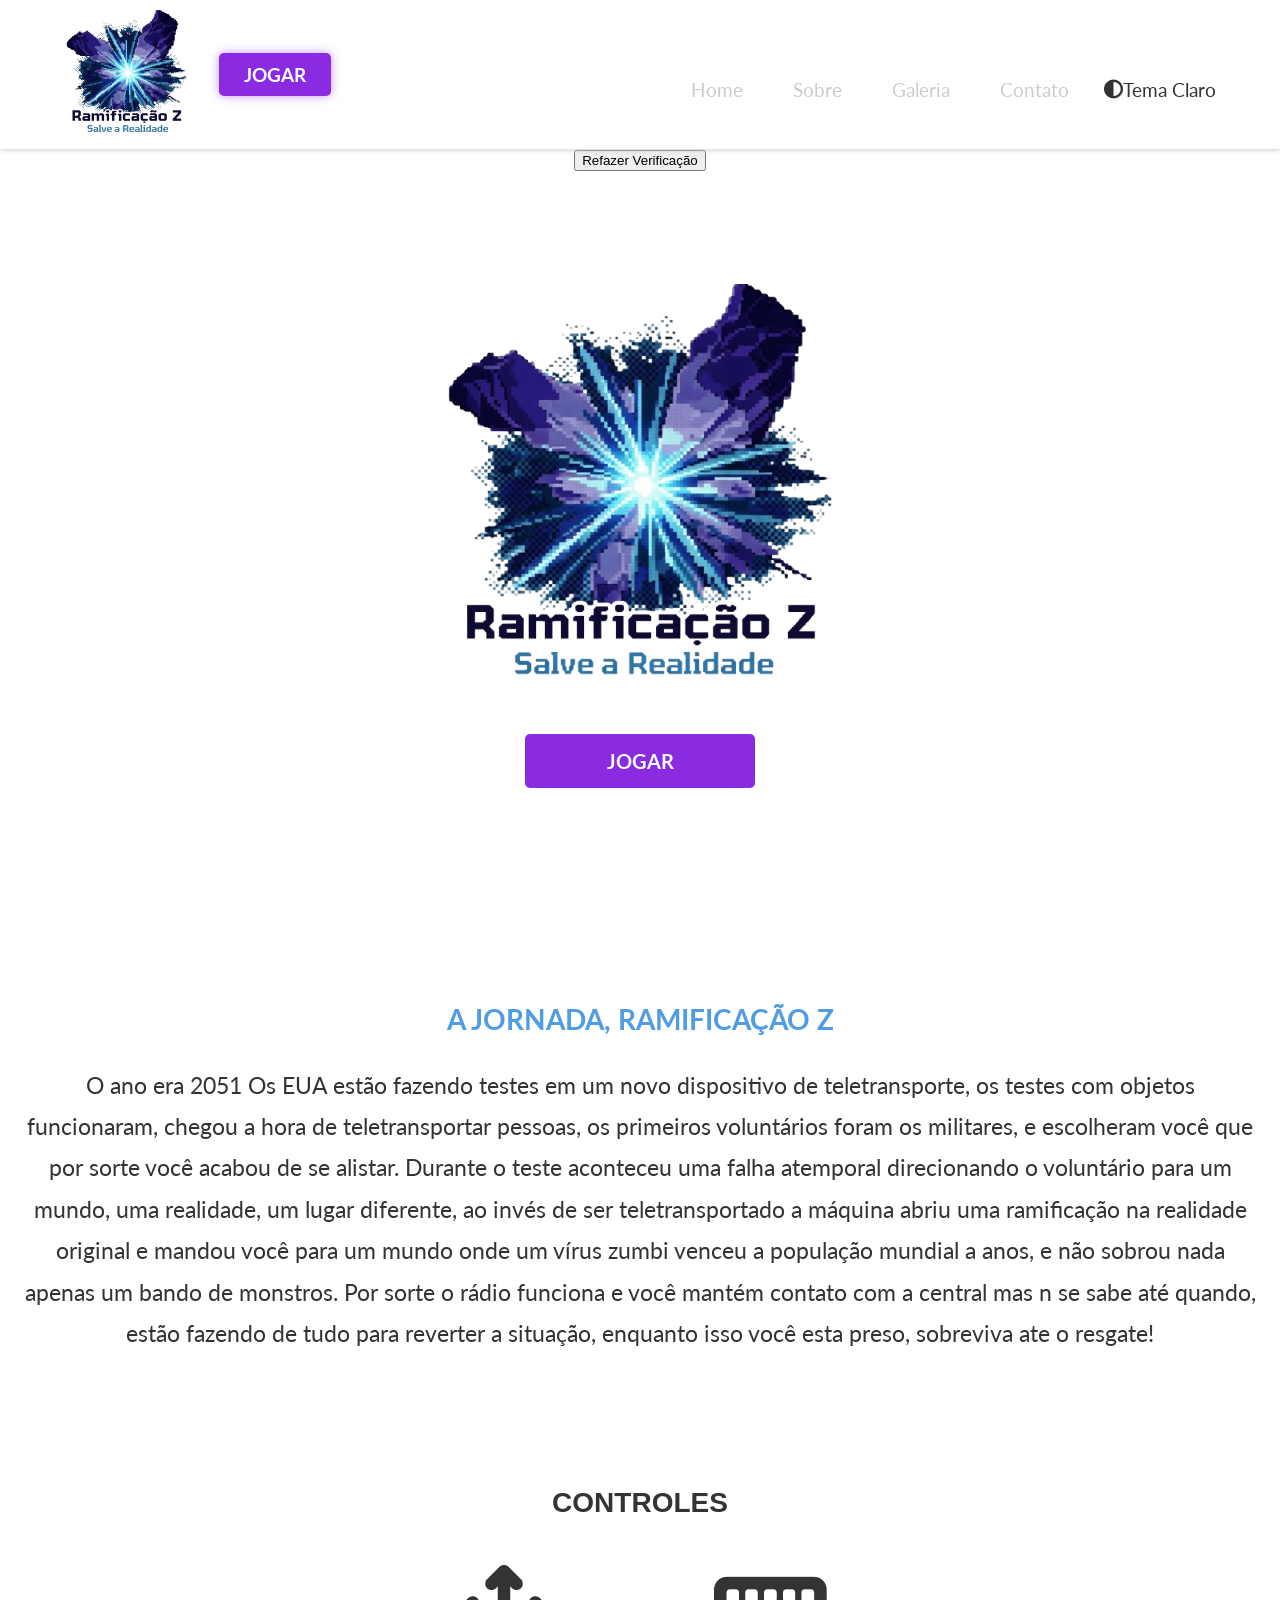
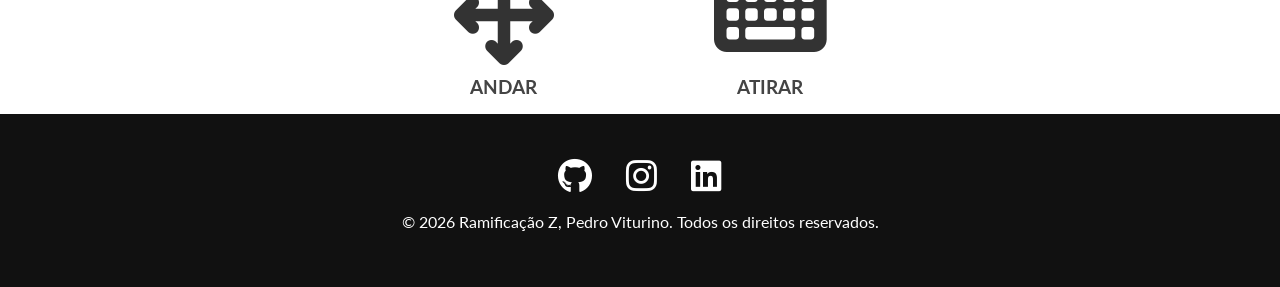
<file: index.html>
<!DOCTYPE html> 
<html lang="pt br">
<head>
    <meta charset="UTF-8"> 
    <meta name="viewport" content="width=device-width, initial-scale=1.0">
    <link rel="stylesheet" href="https://cdnjs.cloudflare.com/ajax/libs/font-awesome/6.5.1/css/all.min.css">
    <link rel="preconnect" href="https://fonts.googleapis.com">
<link rel="preconnect" href="https://fonts.gstatic.com" crossorigin>
<link href="https://fonts.googleapis.com/css2?family=Inter:ital,opsz,wght@0,14..32,100..900;1,14..32,100..900&family=Lato:ital,wght@0,100;0,300;0,400;0,700;0,900;1,100;1,300;1,400;1,700;1,900&family=Roboto:ital,wght@0,100..900;1,100..900&display=swap" rel="stylesheet">
    <link rel="stylesheet" href="style.css">
</head>
<body id="topo">
        <header>
            <a href="#topo" title="Home" class="logo-link">
                <img src="img/iconeGame.png" alt="Ramificação Z" title="Ramificação">
            </a>
            <a href="https://teal-peony-08cce1.netlify.app" class="btn-jogar-topo">jogar</a>

            <nav>
                <a href="#topo" title="Home">Home</a>
                <a href="sobre.html" title="Sobre">Sobre</a>
                <a href="galeria.html" title="Galeria">Galeria</a>
                <a href="contato.html" title="Contato">Contato</a>
                

                <div class="tema-container">
                <i class="fa-solid fa-circle-half-stroke"></i>
                <span id="tema-rotulo">Tema Claro</span> </div>
            </nav>
        
        </header>

       <main class="principal">
        <div style="text-align: center; margin-bottom: 10px;">
            <button id="redefinir">Refazer Verificação</button>
        </div>
        <h2 id="mensagem-saudacao" style="text-align: center; margin-top: 20px;"></h2>
        <section class="destaque-central">
            
            <img src="img/iconeGame.png" alt="Ramificação Z" class="logo-grande">
            <a href="https://teal-peony-08cce1.netlify.app" class="btn-jogar">JOGAR</a>
            
        </section>
       </main>

       <section class="historia-jogo">
        <h2>A jornada, Ramificação Z</h2>
        <div class="historia-container"
        <p>
            O ano era 2051
Os EUA estão fazendo testes em um novo dispositivo de teletransporte, os testes com objetos funcionaram, chegou a hora de teletransportar pessoas, os primeiros voluntários foram os militares, e escolheram você que por sorte você acabou de se alistar.
Durante o teste aconteceu uma falha atemporal direcionando o voluntário para um mundo, uma realidade, um lugar diferente, ao invés de ser teletransportado a máquina abriu uma ramificação na realidade original e mandou você para um mundo onde um vírus zumbi venceu a população mundial a anos, e não sobrou nada apenas um bando de monstros.
Por sorte o rádio funciona e você mantém contato com a central mas n se sabe até quando, estão fazendo de tudo para reverter a situação, enquanto isso você esta preso, sobreviva ate o resgate!
        </p>
       </section>
       

       <section class="como-jogar">
        <h2>Controles</h2>
        <div class="controles-container">

        <figure class="controle-bloco">
            <i class="fa-solid fa-arrows-up-down-left-right"></i>
            <figcaption>Andar</figcaption>
        </figure>
        <figure class="controle-bloco">
            <i class="fa-solid fa-keyboard"></i>
            <figcaption>Atirar</figcaption>
        </figure>

</div>
       </section>
       <footer class="rodape">
        <div class="sociais" id="redes-sociais">
            <a href="https://github.com/phviturino" target="_blank">
                <i class="fa-brands fa-github"></i>
            </a>
            <a href="https://www.instagram.com/ph.viturino/" target="_blank">
                <i class="fa-brands fa-instagram"></i>
            </a>
            <a href="https://www.linkedin.com/in/pedro-henrique-felippe-viturino-706115312/" target="_blank">
                <i class="fa-brands fa-linkedin"></i>
            </a>
           </div> 
           <p>&copy; 2026 Ramificação Z, Pedro Viturino. Todos os direitos reservados.</p>
       </footer>

       <script src="js/script.js"></script>
</body>
</html>
</file>
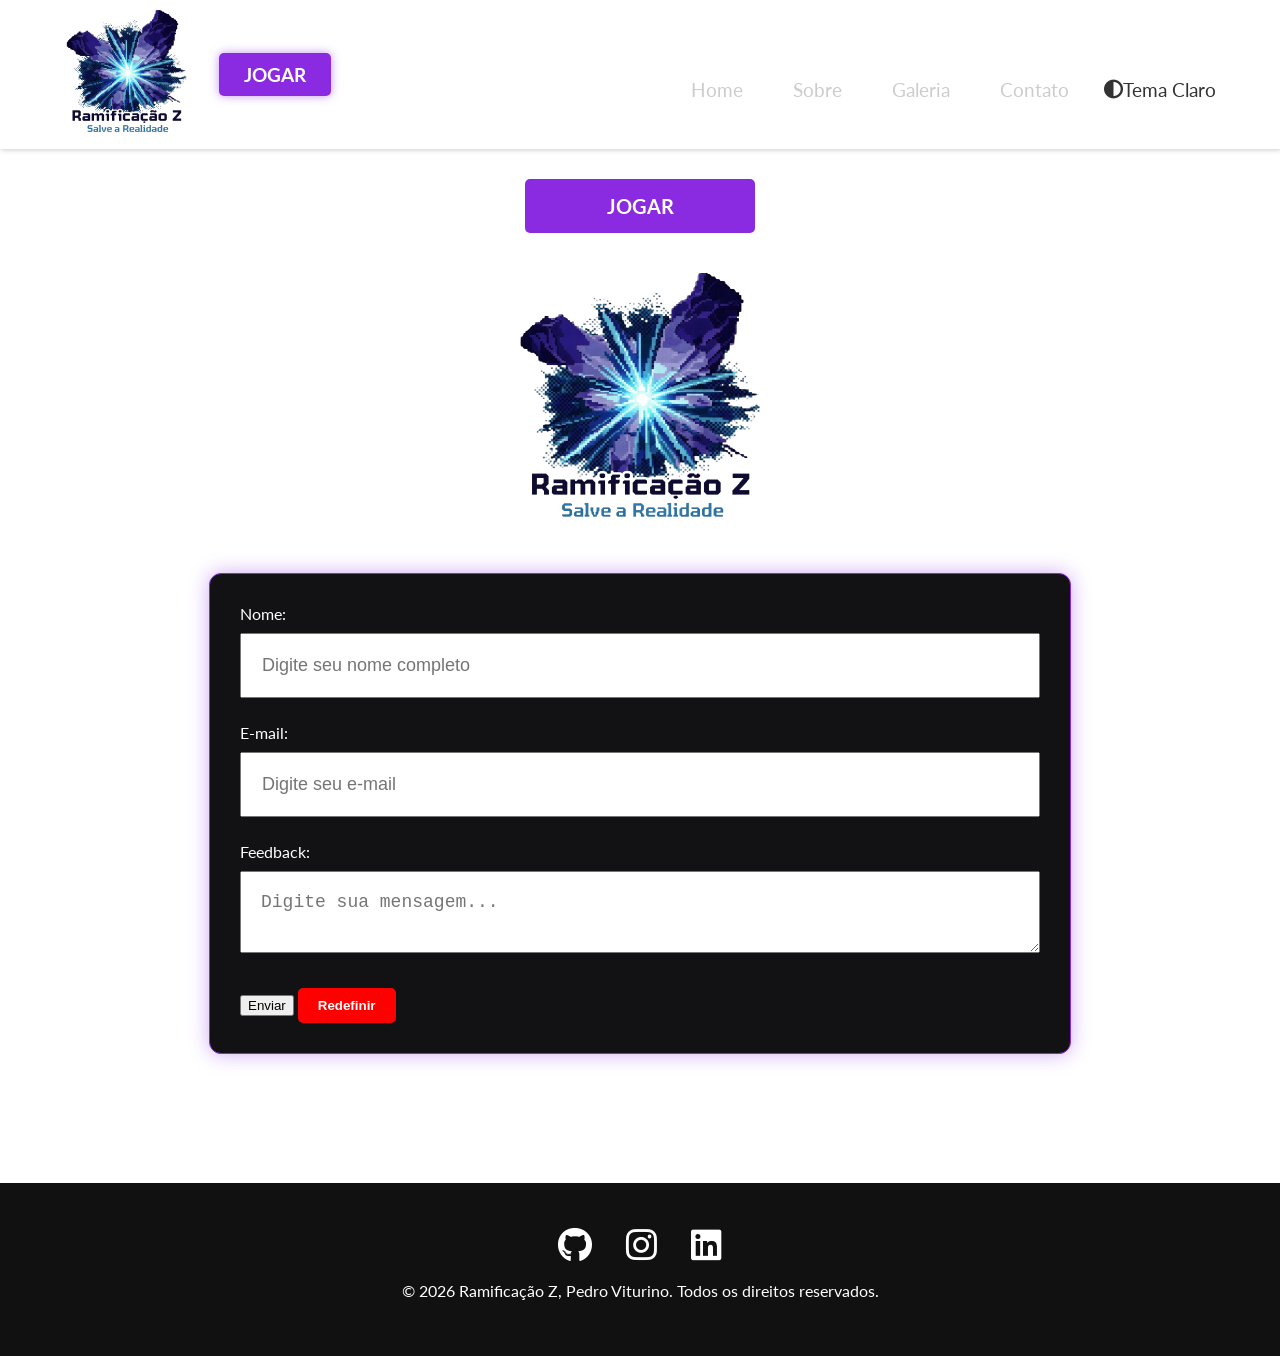
<file: contato.html>
<!DOCTYPE html> 
<html lang="pt br">
<head>
    <meta charset="UTF-8"> 
    <meta name="viewport" content="width=device-width, initial-scale=1.0">
    <link rel="stylesheet" href="https://cdnjs.cloudflare.com/ajax/libs/font-awesome/6.5.1/css/all.min.css">
    <link rel="preconnect" href="https://fonts.googleapis.com">
<link rel="preconnect" href="https://fonts.gstatic.com" crossorigin>
<link href="https://fonts.googleapis.com/css2?family=Inter:ital,opsz,wght@0,14..32,100..900;1,14..32,100..900&family=Lato:ital,wght@0,100;0,300;0,400;0,700;0,900;1,100;1,300;1,400;1,700;1,900&family=Roboto:ital,wght@0,100..900;1,100..900&display=swap" rel="stylesheet">
    <link rel="stylesheet" href="style.css">
</head>
<body id="topo">
        <header>
            <a href="#topo" title="Home" class="logo-link">
                <img src="img/iconeGame.png" alt="Ramificação Z" title="Ramificação">
            </a>

            <a href="https://teal-peony-08cce1.netlify.app" class="btn-jogar-topo">jogar</a>

            <nav>
                <a href="index.html" title="Home">Home</a>
                <a href="sobre.html" title="Sobre">Sobre</a>
                <a href="galeria.html" title="Galeria">Galeria</a>
                <a href="contato.html" title="Contato">Contato</a>
                

                <div class="tema-container">
                <i class="fa-solid fa-circle-half-stroke"></i>
                <span id="tema-rotulo">Tema Claro</span> 
            </div>
            </nav>
        
        </header>
        <a href="https://teal-peony-08cce1.netlify.app" class="btn-jogar">JOGAR</a>
        <main class="corpo-contato">
    <div class="logo-contato">
        <img src="img/iconeGame.png" alt="Logo">
    </div>

    <section class="card-feedback">
        <form>
            <div class="input-grupo">
                <label>Nome:</label>
                <input type="text" placeholder="Digite seu nome completo">
            </div>

            <div class="input-grupo">
                <label>E-mail:</label>
                <input type="email" placeholder="Digite seu e-mail">
            </div>

            <div class="input-grupo">
                <label>Feedback:</label>
                <textarea placeholder="Digite sua mensagem..."></textarea>
            </div>

            <div class="botoes-contato">
                <button type="submit" class="btn-enviar-roxo">Enviar</button>
                <button type="reset" class="btn-redefinir-escuro" onclick="limparMemoria()">Redefinir</button>
            </div>
        </form>
    </section>
</main>
</div>
       </section>
       <footer class="rodape">
        <div class="sociais">
            <a href="https://github.com/phviturino" target="_blank">
                <i class="fa-brands fa-github"></i>
            </a>
            <a href=https://www.instagram.com/ph.viturino/" target="_blank">
                <i class="fa-brands fa-instagram"></i>
            </a>
            <a href="https://www.linkedin.com/in/pedro-henrique-felippe-viturino-706115312/" target="_blank">
                <i class="fa-brands fa-linkedin"></i>
            </a>

           </div> 
           <p>&copy; 2026 Ramificação Z, Pedro Viturino. Todos os direitos reservados.</p>
       </footer>

       <script src="js/script.js"></script>
</body>
</html>
</file>
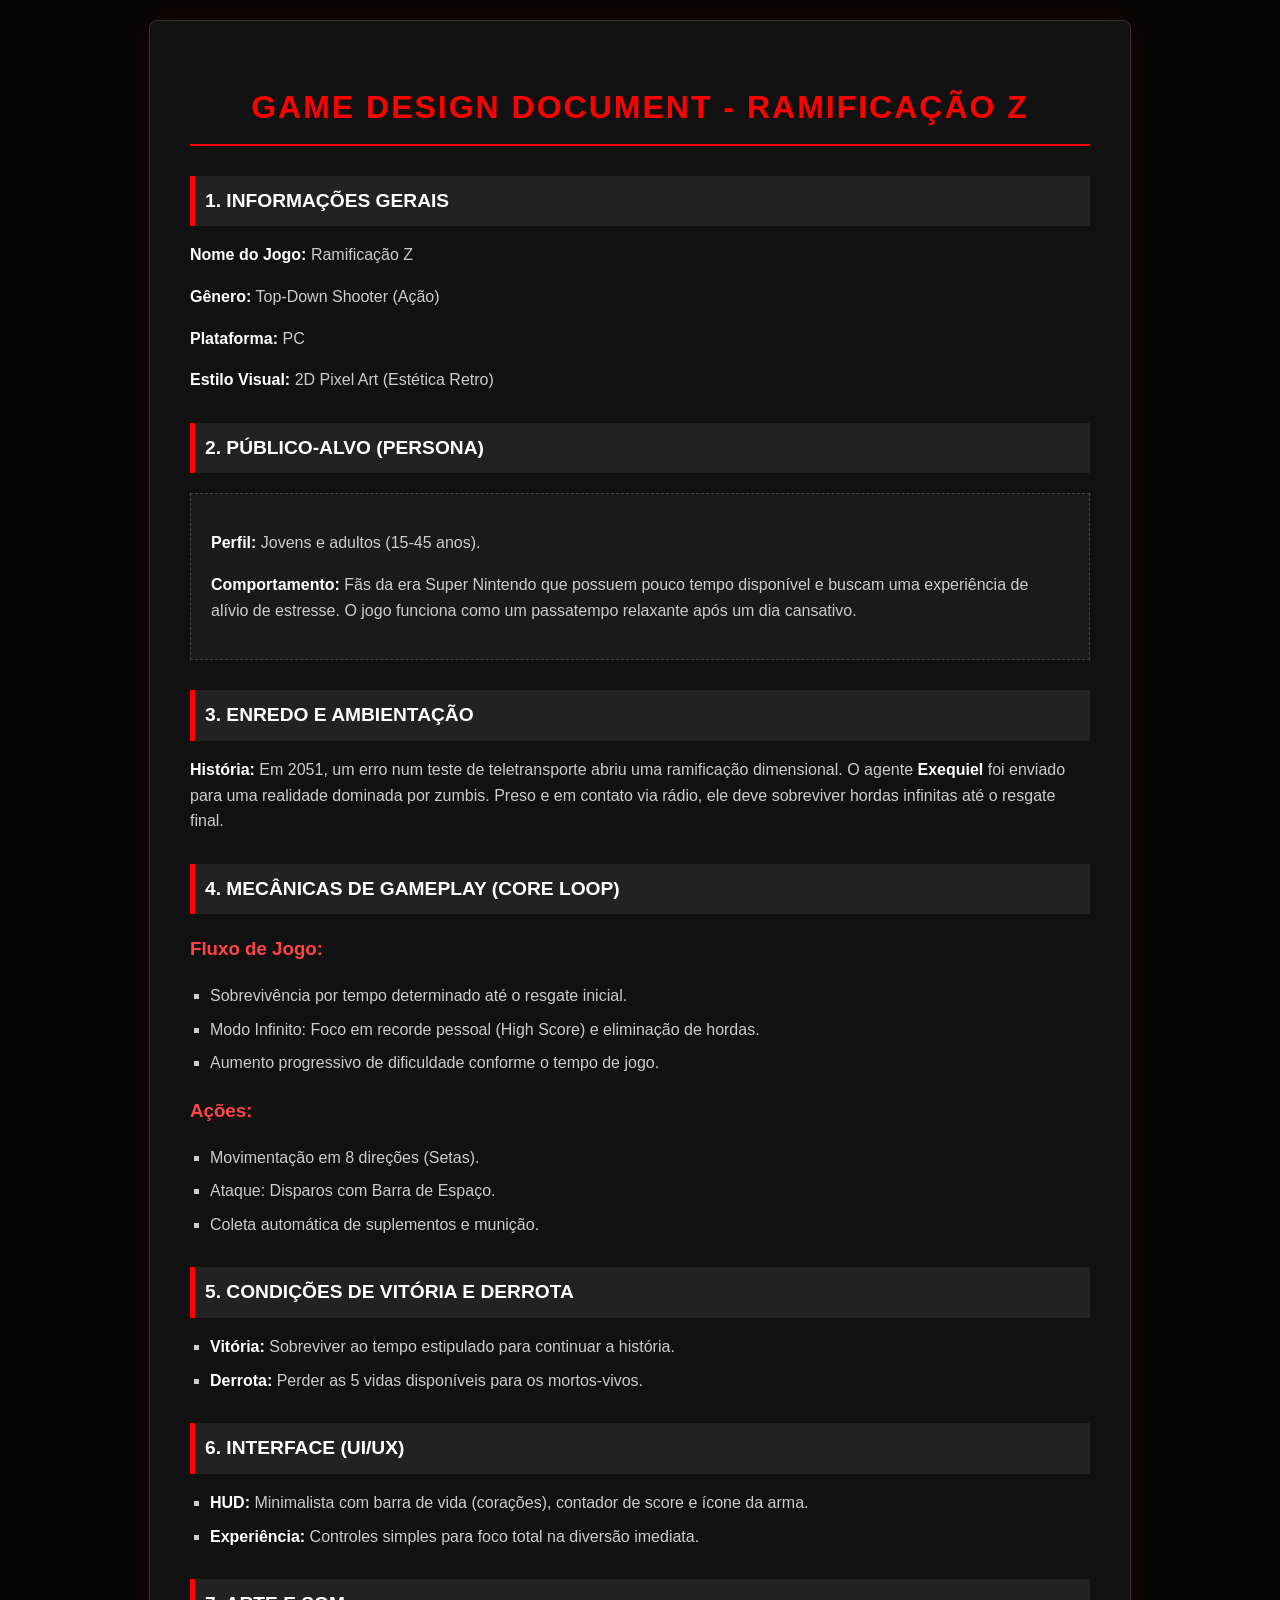
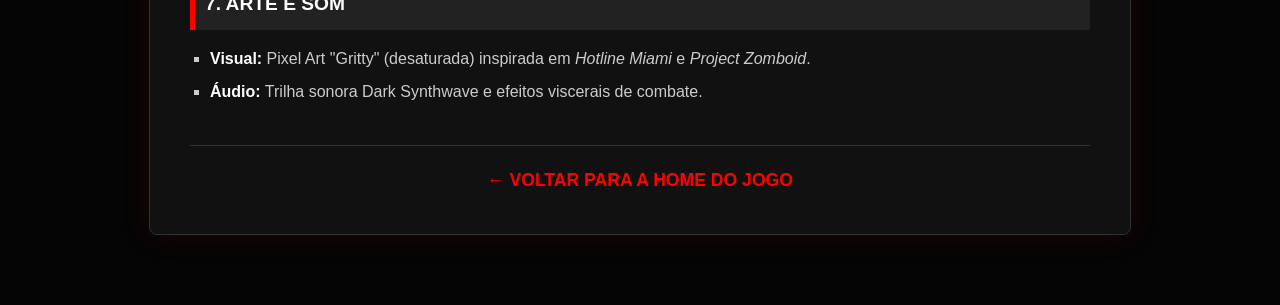
<file: gdd.html>
<!DOCTYPE html>
<html lang="pt-br">
<head>
    <meta charset="UTF-8">
    <meta name="viewport" content="width=device-width, initial-scale=1.0">
    <title>GDD | Ramificação Z</title>
    <style>
        body { background: #050505; color: #ccc; font-family: 'Segoe UI', Tahoma, Geneva, Verdana, sans-serif; line-height: 1.6; margin: 0; padding: 20px; }
        .gdd-container { max-width: 900px; margin: auto; background: #111; border: 1px solid #333; padding: 40px; border-radius: 8px; box-shadow: 0 0 30px rgba(255,0,0,0.1); margin-bottom: 50px; }
        h1 { color: #ff0000; text-transform: uppercase; letter-spacing: 2px; border-bottom: 2px solid #ff0000; padding-bottom: 10px; text-align: center; }
        h2 { color: #fff; background: #222; padding: 10px; border-left: 5px solid #ff0000; margin-top: 30px; text-transform: uppercase; font-size: 1.2em; }
        h3 { color: #ff4444; margin-top: 20px; }
        strong { color: #fff; }
        .persona-box { background: #1a1a1a; border: 1px dashed #444; padding: 20px; margin: 20px 0; }
        ul { list-style: square; padding-left: 20px; }
        li { margin-bottom: 8px; }
        .footer-nav { text-align: center; margin-top: 40px; border-top: 1px solid #333; padding-top: 20px; }
        .btn-back { color: #ff0000; text-decoration: none; font-weight: bold; font-size: 1.1em; }
    </style>
</head>
<body>

<div class="gdd-container">
    <h1>Game Design Document - Ramificação Z</h1>

    <h2>1. Informações Gerais</h2>
    <p><strong>Nome do Jogo:</strong> Ramificação Z</p>
    <p><strong>Gênero:</strong> Top-Down Shooter (Ação)</p>
    <p><strong>Plataforma:</strong> PC</p>
    <p><strong>Estilo Visual:</strong> 2D Pixel Art (Estética Retro)</p>

    <h2>2. Público-Alvo (Persona)</h2>
    <div class="persona-box">
        <p><strong>Perfil:</strong> Jovens e adultos (15-45 anos).</p>
        <p><strong>Comportamento:</strong> Fãs da era Super Nintendo que possuem pouco tempo disponível e buscam uma experiência de alívio de estresse. O jogo funciona como um passatempo relaxante após um dia cansativo.</p>
    </div>

    <h2>3. Enredo e Ambientação</h2>
    <p><strong>História:</strong> Em 2051, um erro num teste de teletransporte abriu uma ramificação dimensional. O agente <strong>Exequiel</strong> foi enviado para uma realidade dominada por zumbis. Preso e em contato via rádio, ele deve sobreviver hordas infinitas até o resgate final.</p>

    <h2>4. Mecânicas de Gameplay (Core Loop)</h2>
    <h3>Fluxo de Jogo:</h3>
    <ul>
        <li>Sobrevivência por tempo determinado até o resgate inicial.</li>
        <li>Modo Infinito: Foco em recorde pessoal (High Score) e eliminação de hordas.</li>
        <li>Aumento progressivo de dificuldade conforme o tempo de jogo.</li>
    </ul>
    <h3>Ações:</h3>
    <ul>
        <li>Movimentação em 8 direções (Setas).</li>
        <li>Ataque: Disparos com Barra de Espaço.</li>
        <li>Coleta automática de suplementos e munição.</li>
    </ul>

    <h2>5. Condições de Vitória e Derrota</h2>
    <ul>
        <li><strong>Vitória:</strong> Sobreviver ao tempo estipulado para continuar a história.</li>
        <li><strong>Derrota:</strong> Perder as 5 vidas disponíveis para os mortos-vivos.</li>
    </ul>

    <h2>6. Interface (UI/UX)</h2>
    <ul>
        <li><strong>HUD:</strong> Minimalista com barra de vida (corações), contador de score e ícone da arma.</li>
        <li><strong>Experiência:</strong> Controles simples para foco total na diversão imediata.</li>
    </ul>

    <h2>7. Arte e Som</h2>
    <ul>
        <li><strong>Visual:</strong> Pixel Art "Gritty" (desaturada) inspirada em <em>Hotline Miami</em> e <em>Project Zomboid</em>.</li>
        <li><strong>Áudio:</strong> Trilha sonora Dark Synthwave e efeitos viscerais de combate.</li>
    </ul>

    <div class="footer-nav">
        <a href="index.html" class="btn-back">← VOLTAR PARA A HOME DO JOGO</a>
    </div>
</div>

</body>
</html>
</file>
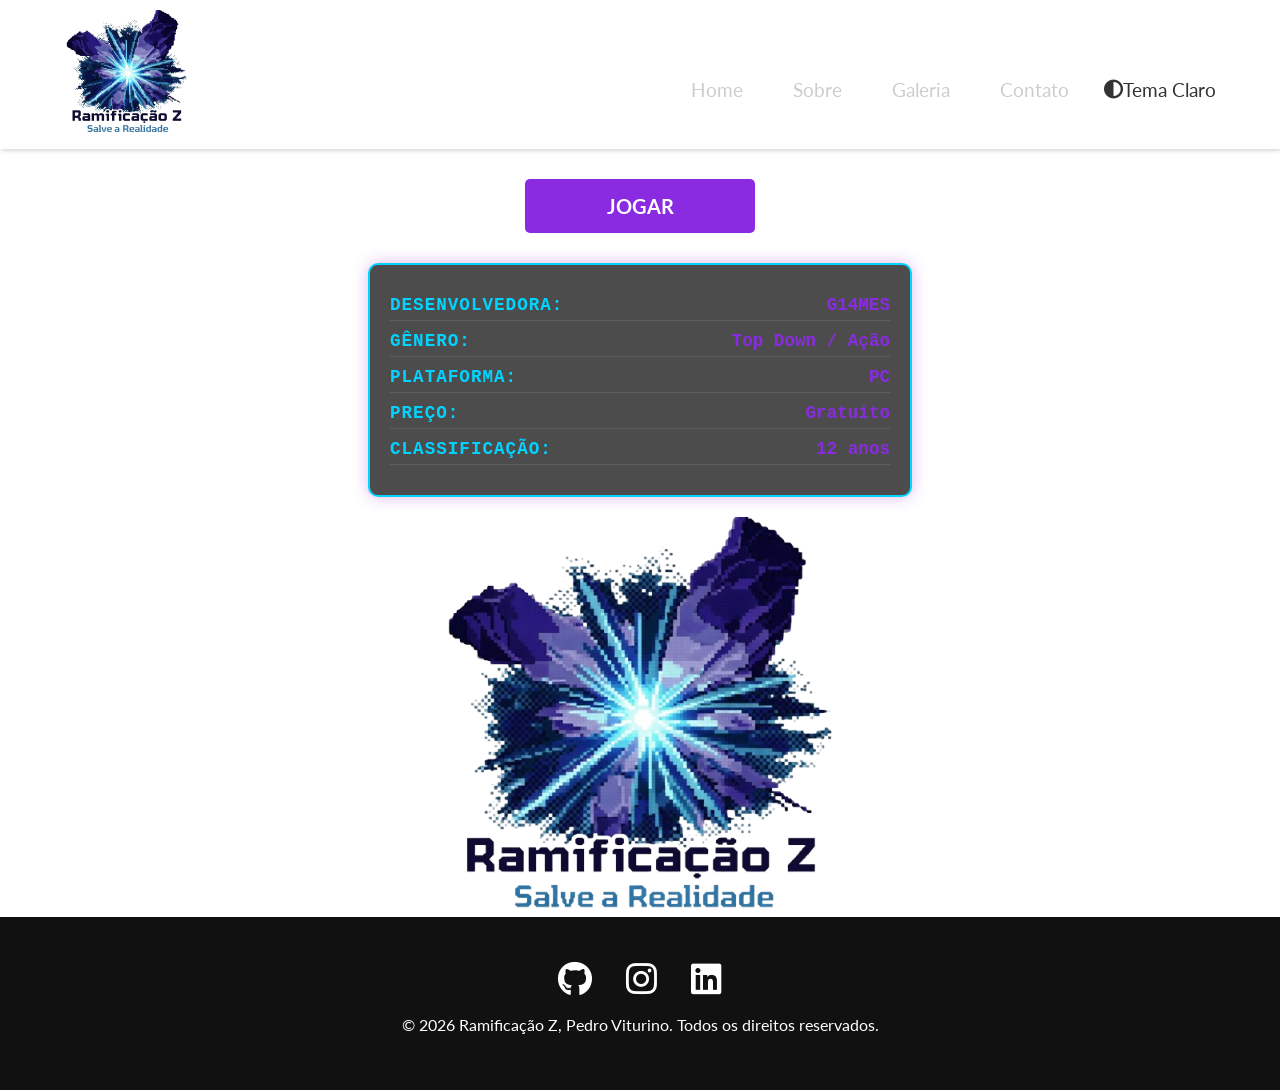
<file: sobre.html>
<!DOCTYPE html> 
<html lang="pt br">
<head>
    <meta charset="UTF-8"> 
    <meta name="viewport" content="width=device-width, initial-scale=1.0">
    <link rel="stylesheet" href="https://cdnjs.cloudflare.com/ajax/libs/font-awesome/6.5.1/css/all.min.css">
    <link rel="preconnect" href="https://fonts.googleapis.com">
<link rel="preconnect" href="https://fonts.gstatic.com" crossorigin>
<link href="https://fonts.googleapis.com/css2?family=Inter:ital,opsz,wght@0,14..32,100..900;1,14..32,100..900&family=Lato:ital,wght@0,100;0,300;0,400;0,700;0,900;1,100;1,300;1,400;1,700;1,900&family=Roboto:ital,wght@0,100..900;1,100..900&display=swap" rel="stylesheet">
    <link rel="stylesheet" href="style.css">
</head>
<body id="topo">
        <header>
            <a href="#topo" title="Home" class="logo-link">
                <img src="img/iconeGame.png" alt="Ramificação Z" title="Ramificação">
            </a>

            <nav>
                <a href="index.html" title="Home">Home</a>
                <a href="sobre.html" title="Sobre">Sobre</a>
                <a href="galeria.html" title="Galeria">Galeria</a>
                <a href="contato.html" title="Contato">Contato</a>
                

                <div class="tema-container">
                <i class="fa-solid fa-circle-half-stroke"></i>
                <span id="tema-rotulo">Tema Claro</span> </div>
            </nav>
        
        </header>

<a href="https://teal-peony-08cce1.netlify.app" class="btn-jogar">JOGAR</a>
            
     
    <div class="info-jogo">
    <p><strong>Desenvolvedora:</strong> <span id="dev"></span></p>
    <p><strong>Gênero:</strong> <span id="genero"></span></p>
    <p><strong>Plataforma:</strong> <span id="plataforma"></span></p>
    <p><strong>Preço:</strong> <span id="preco"></span></p>
    <p><strong>Classificação:</strong> <span id="classificacao"></span></p>
    </div>

    <img src="img/iconeGame.png" alt="Ramificação Z" class="logo-grande">
       </section>
       <footer class="rodape">
        <div class="sociais">
            <a href="https://github.com/phviturino" target="_blank">
                <i class="fa-brands fa-github"></i>
            </a>
            <a href=https://www.instagram.com/ph.viturino/" target="_blank">
                <i class="fa-brands fa-instagram"></i>
            </a>
            <a href="https://www.linkedin.com/in/pedro-henrique-felippe-viturino-706115312/" target="_blank">
                <i class="fa-brands fa-linkedin"></i>
            </a>
           </div> 
           <p>&copy; 2026 Ramificação Z, Pedro Viturino. Todos os direitos reservados.</p>
       </footer>

       <script src="js/script.js"></script>
</body>
</html>
</file>
<file: style.css>
html {
    scroll-behavior: smooth;
}
body {
    font-family: 'lato', sans-serif;
    margin: 0;
    background-color: #ffffff;
    color:#333333;
    transition: 0.3s;   
}
body.escuro {
    background-color: #0b0e14;
    color: #ffffff;
}
header {
    font-size: 19px;
    display: flex; 
    justify-content: flex-start; 
    align-items: center;
    min-height: 80px;
    background-color: #fff;
    box-shadow: 1px 1px 5px #ccc;
    padding: 0 30px;
    box-sizing: border-box;
    position: sticky; /* deixa o cabeçario fixo*/
    top: 0;
    z-index: 1000;
}
nav{
    margin-left: auto;
}
header img {
    height: 125px;
    width: auto;
}
header nav {
    float: right;
    margin-top: 30px;
}
header nav a {
    text-decoration: none;
    color: #ccc;
    margin: 15px;
}
header nav a:hover {
    color: #6a49a8;
    transform: scale(1.3); /* aumenta o txt sem empurrar */
    transition: 0.3s;
    
}

/*imagem da logo grande*/
.destaque-central { 
    display: flex;/*ativar o alianhamento de txt flexivel*/
    justify-content: center; /*centraliza na horizontal*/
    align-items: center; /*centraliza na vertical*/
    min-height: 80vh; /*define a altura de seção*/
    flex-direction: column; /*faz obotão ficar embaixo da img*/
    gap: 20px; /*espaço entre a img e o botao*/
}
.logo-grande { /*largura da img*/
    width: 400px;
    height: auto; /*altura*/
    display: block; /*faz se comportar como um bloco*/
}
.btn-jogar {
    background-color: #6a49a8; /*cor do fundo*/
    color: white; /*cor da letra*/
    padding: 15px 40px; /*espaço interno*/
    border: none; /*remove a borda padrao do navegador*/
    border-radius: 8px; /*arredonda os cantos do botao*/
    font-size: 20px; /*aumenta o tamanho da letra*/
    cursor: pointer; /*muda o desenho do mause para a maozinha ao passar encima*/
    transition: 0.3s; /*transição*/
    margin-top: 10px; /*cria uma margem externa no topo*/
}
.historia-jogo {
    text-align: center;
    padding: 60px 20px;
    font-size: 23px;
    line-height: 1.8;
}

.historia-jogo h2 {
    font-weight: 700;
    font-size: 28px;
    text-align: center;
    margin-bottom: 20px;
    text-transform: uppercase;
    color: #519de5;
}

.btn-jogar:hover {
    background-color: #3a4685; /*cor de fundo*/
    transform: scale(1.1); /*efeito de zoom*/
    box-shadow: 0px 5px 15px rgba(0, 0, 0, 0.3); /*aumenta a sombra*/
}
.btn-jogar-topo {
    background-color: #007bff;
    color: white;
    padding: 10px 20px;
}
nav {
    display: flex;
    align-items: center;
    gap: 20px;
}
.material-symbols-outlined {
    cursor: pointer; /*maozinha*/
    font-size: 30px; /*tamanho do icone*/
    user-select: none; /*impede que use o txt*/
    transition: 0.3s; 
}
.como-jogar h2 {
    text-align: center;
    font-family: sans-serif;
    margin-top: 50px;
    font-size: 28px;
    text-transform: uppercase;
}
.controles-container {
    display: flex; /*modo flexivel*/
    justify-content: center; /*centraliza*/
    gap: 80px; /*espaço entre os blocos*/
    margin-top: 30px;
}
.como-jogar .controles-container i {
    font-size: 100px;
    color: #333;
    display: block;
    margin-bottom: 10px;
}
figcaption { /*legenda de img / icones*/
    font-weight: bold;
    font-size: 1.2rem;
    text-transform: uppercase;
    color: #444;
}
.controle-bloco {
    display: flex;
    flex-direction: column;
    align-items: center;
}
.rodape {
    text-align: center;
    background-color: #111;
    color: white;
    padding: 40px 0;
    font-family: 'lato' sans-serif;
}
.sociais a {
    font-size: 35px;
    margin: 0 15px;
    transition: 0.3s;
    display: inline-block;
    color: #ffffff;
}
.sociais a:hover i {
    opacity: 0.7;
    transform: translateY(-3px);
}
.tema-container {
    cursor: pointer;
    display: flex;
    align-items: center;
}
body.modo-escuro {
    background-color: #1e1e1e;
    color: #e0e0e0;
}
body.modo-escuro nav a {
    color: white;
}
body.modo-escuro section {
    background-color: #1e1e1e;
    border: 1px solid #333;
}
body.modo-escuro header {
    background-color: #1e1e1e;
    border-bottom: 1px solid #333;
}
body.modo-escuro .controles-container i {
    color:#ffffff !important;
}
.modo-escuro figcaption {
    color: white;
}
body.modo-escuro .rodape {
    background-attachment: #000000;
    border-top: 1px solid #333;
}
/*galeria*/
.header {
    gap: 30px;
    display: flex;               /*organização linha */
    justify-content: flex-start;
    align-items: center;         /* Alinha todo na mesma altura */
    padding: 10px 5%;            
    width: 100%;
}
.secao-galeria {/*ajuste imagens galeria*/
    padding: 40px 20px;
    text-align: center;
}
/*organiza a grade */
.grade-galeria {
    display: flex;
    flex-wrap: wrap;
    justify-content: center;
    gap: 20px;
    padding: 20px;
    width: 100%; /* Garante que a grade use a tela toda */
}
.foto-item {
    width: 45%;     
    min-width: 300px;
    background-color: #000;
    border: 2px solid #fff;
    border-radius: 15px;
    padding: 10px;
    box-sizing: border-box; 
}

/* ajusta a imagem */
.foto-item img {
    width: 100% !important; 
    height: auto !important; 
    object-fit: contain;       
    border-radius: 10px;
    display: block;
}

/* Texto acima da foto */
.titulo-foto {
    color: white;
    font-weight: bold;
    margin-bottom: 10px;
    text-align: center;
}
.btn-jogar {
    display: block;
    margin: 30px auto;
    padding: 15px 40px;
}
body {
    overflow-x: hidden;
    width: 100%;
    margin: 0;
    padding: 0;
}

/* pagina de contato*/

.corpo-contato {
    display: flex;
    flex-direction: column;
    align-items: center;
    justify-content: flex-start;
    padding: 10px 20px;
    min-height: 100vh;
}
.logo-contato {
    display: flex;
    justify-content: center;
    margin-bottom: 30px; /*espaço margem e formulário*/
    width: 100%;
}
.logo-contato img {
    width: 250px;
    height: auto;
}
.card-feedback {
    background-color: #121214;
    color: #fff;
    border-radius: 12px;
    padding: 30px;
    display: flex;
    flex-direction: column; /*um em baixo do outro*/
    align-items: stretch; /*alinha o campo de preenchimento*/
    width: 100%;
    max-width: 800px;
    margin: 20px auto;
    border: 1px solid #8a2be2;
    box-shadow: 0 0 20px rgba(138, 43, 226, 0.4);
}
.input-grupo {
    width: 100%;
    margin-bottom: 25px;
    display: flex;
    flex-direction: column;
}
.input-grupo input,
.input-grupo textarea {
    width: 100%;
    padding: 20px;
    font-size: 18px;
    margin-top: 10px;
    box-sizing: border-box;
}
.btn-jogar-topo {
    background-color: #8a2be2;
    color: white;
    padding: 10px 25px;
    border-radius: 5px;
    text-decoration: none;
    font-weight: bold;
    text-transform: uppercase;
    transition: 0.3s;
    box-shadow: 0 0 10px rgba(138, 43, 226, 0.5);
}
.btn-jogar-topo:hover {
    background-color: #a855f7;
    box-shadow: 0 0 20px rgba(168, 85, 247, 0.8);
}
header {
    gap: 30px;
    display: flex;               /*organização linha */
    justify-content: flex-start;
    align-items: center;         /* Alinha todo na mesma altura */
    padding: 10px 5%;            
    width: 100%;
}
nav {
    margin-left: auto;
}
.btn-redefinir-escuro {
    background-color: red;
    color: white;
    padding: 10px 20px;
    border: none;
    border-radius: 5px;
    cursor: pointer;
    font-weight: bold;
    margin-top: 10px;
    transition: 0.3s;
}
.form-escondido {
    display: none !important;
}
.esconder-social {
    display: none !important;
}

/*sobre*/

.info-jogo {
    background: rgba(0, 0, 0, 0.7); /* Fundo preto semi-transparente */
    border: 2px solid #00d4ff;      /* Borda azul neon */
    border-radius: 10px;
    padding: 20px;
    margin: 20px auto;
    max-width: 500px;               /* Não deixa o texto espalhado */
    box-shadow: 0 0 15px rgba(148, 21, 203, 0.3); /* Brilho neon */
    font-family: 'Courier New', Courier, monospace; /* Fonte estilo código */
}

.info-jogo p {
    color: #fff;
    font-size: 1.1rem;
    margin: 10px 0;
    border-bottom: 1px solid rgba(255, 255, 255, 0.1);
    padding-bottom: 5px;
}

.info-jogo strong {
    color: #00d4ff; /* Deixa os títulos em azul neon */
    text-transform: uppercase;
    letter-spacing: 1px;
}

.info-jogo span {
    color: #8a2be2; /* Os dados em verde (estilo Matrix/Terminal) */
    font-weight: bold;
    float: right; /* Alinha os dados na direita pra ficar organizado */
}

/* Ajuste no Botão Jogar */
.btn-jogar {
    display: block;
    width: 200px;
    margin: 30px auto;
    padding: 15px;
    background: #8a2be2;
    color: white;
    text-align: center;
    font-weight: bold;
    text-decoration: none;
    border-radius: 5px;
    transition: 0.3s;
    border: none;
    cursor: pointer;
}

.btn-jogar:hover {
    background: rgba(138, 43, 226, 0.5);
    color: white;
    transform: scale(1.05);
}
.logo-grande {
    display: block;
    max-width: 80%;
    height: auto;
    margin: 0 auto;
}
</file>
